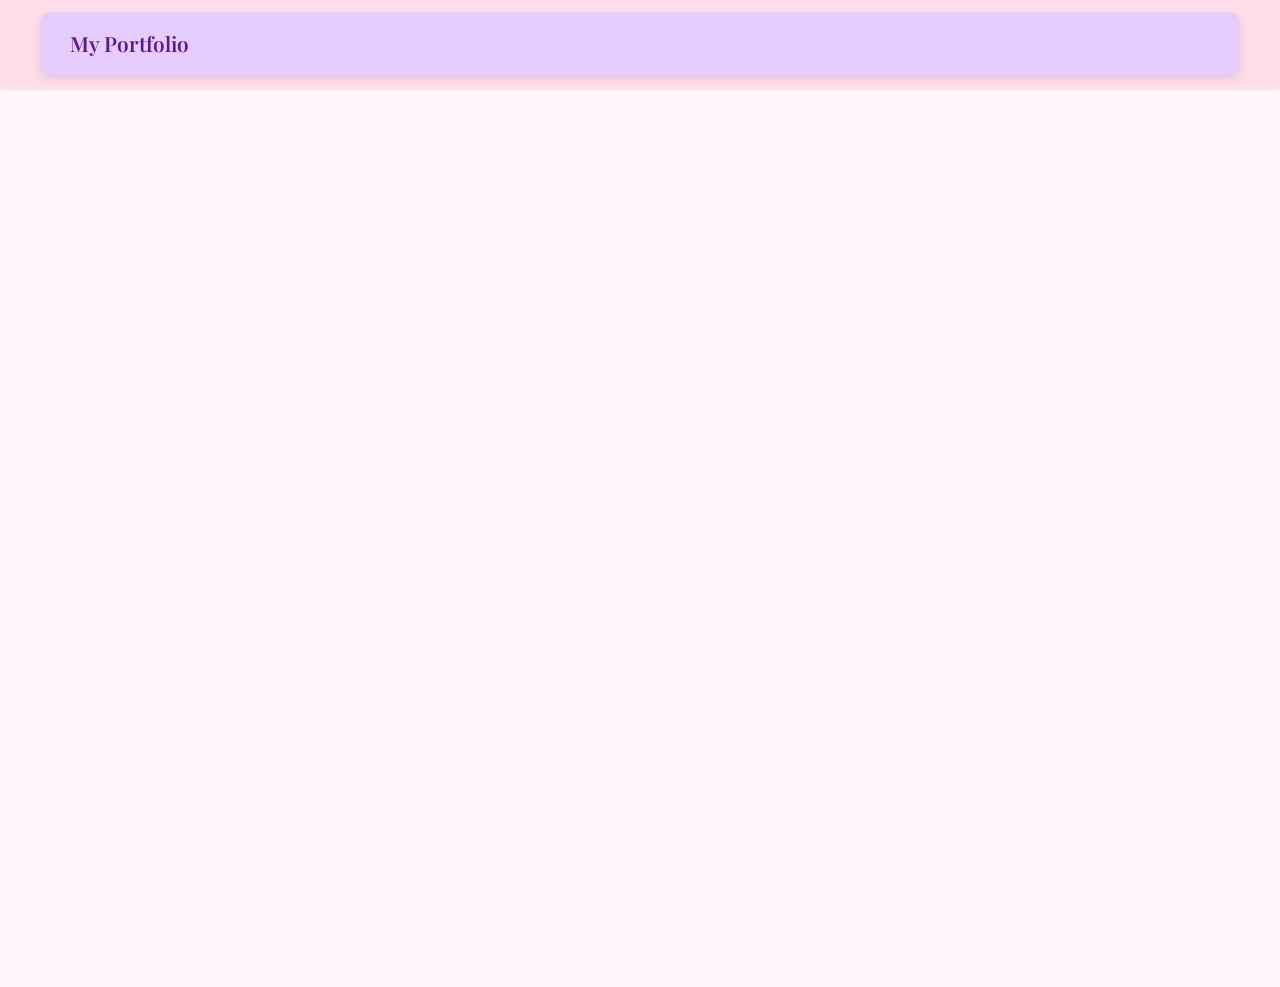
<file: index.html>
<!DOCTYPE html>
<html lang="en">
<head>
  <meta charset="UTF-8">
  <meta name="viewport" content="width=device-width, initial-scale=1.0">
  <title>My Portfolio</title>
  <link rel="stylesheet" href="style.css">
  <!-- Google Fonts -->
  <link href="https://fonts.googleapis.com/css2?family=Playfair+Display:wght@600&family=Poppins:wght@300;400;600&display=swap" rel="stylesheet">
</head>
<body>
  <!-- Navbar -->
  <header>
    <nav class="navbar">
      <div class="logo">My Portfolio</div>
      <ul class="nav-links">
        <li class="nav-item delay-1"><a href="index.html">Home</a></li>
        <li class="nav-item delay-2"><a href="aboutme.html">About Me</a></li>
        <li class="nav-item delay-3"><a href="education.html">Education</a></li>
        <li class="nav-item delay-4"><a href="skills.html" class="active">Skills</a></li>
        <li class="nav-item delay-5"><a href="contact.html">Contact Info</a></li>
        <li class="nav-item delay-6"><a href="project.html">Project</a></li>
      </ul>
    </nav>
  </header>

  <!-- Hero Section -->
  <section class="hero">
    <div class="hero-content">
      <!-- Left side: text -->
      <div class="hero-text">
        <h1 class="slide-in delay-1">WELCOME TO MY E-PORTFOLIO 🐱</h1>

        <p class="slide-in delay-2">
          This e-portfolio is a space where I share my academic journey, skills, and projects, 
          reflecting my growth as a learner and highlighting the knowledge and experiences I have gained.
        </p>

        <p class="slide-in delay-3">
          Thank you for taking the time to visit my portfolio — I invite you to explore and engage with my work. ✨
        </p>
      </div>

      <!-- Right side: image -->
      <div class="hero-image slide-in delay-4">
        <img src="pic.jpg" alt="My Portfolio Picture">
      </div>
    </div>
  </section>
</body>
</html>
</file>
<file: aboutme.html>
<!DOCTYPE html>
<html lang="en">
<head>
  <meta charset="UTF-8">
  <meta name="viewport" content="width=device-width, initial-scale=1.0">
  <title>About Me - My Portfolio</title>
  <link rel="stylesheet" href="style.css">
  <!-- Google Fonts -->
  <link href="https://fonts.googleapis.com/css2?family=Playfair+Display:wght@600&family=Poppins:wght@300;400;600&display=swap" rel="stylesheet">
</head>
<body>
  <!-- Navbar -->
  <header>
    <nav class="navbar">
      <div class="logo slide-in delay-1">🌸 My Portfolio</div>
      <ul class="nav-links">
        <li class="nav-item delay-2"><a href="index.html">Home</a></li>
        <li class="nav-item delay-3"><a href="aboutme.html" class="active">About Me</a></li>
        <li class="nav-item delay-4"><a href="education.html">Education</a></li>
        <li class="nav-item delay-5"><a href="project.html">Project</a></li>
        <li class="nav-item delay-6"><a href="skills.html">Skills</a></li>
        <li class="nav-item delay-7"><a href="contact.html">Contact Info</a></li>
      </ul>
    </nav>
  </header>

  <!-- About Hero -->
<section class="about-hero fade-section">
  <h1 class="slide-in delay-1">About Me 🌸</h1>
  <p class="slide-in delay-2">Discover more about my journey, hobbies, and passions.</p>
</section>

<!-- About Content -->
<section class="about-page fade-section">
  <div class="about-card">
    <!-- Profile Picture -->
    <div class="about-img slide-left delay-3">
      <img src="home_pic.jpg" alt="Rinchen Dema">
    </div>

    <!-- Text Content -->
    <div class="about-details">
      <h2 class="slide-right delay-4">Hello, I’m Rinchen Dema 👩‍🎓</h2>
      <p class="slide-right delay-5">
        I am from <strong>Zhemgang</strong> and currently pursuing my 
        <strong>Bachelor of Education (B.Ed.)</strong> at 
        <strong>Samtse College of Education</strong>, specializing in 
        <strong>Information Technology</strong>.
      </p>
      <p class="slide-right delay-6">
        I have a strong interest in <strong>technology</strong> and 
        enjoy learning new skills that allow me to grow and adapt in 
        this ever-changing digital world.
      </p>
      <p class="slide-right delay-7">
        Apart from academics, I love spending time on my hobbies, which include 
        <em>reading, journaling, singing, dancing, and drawing</em>. 
        These activities bring balance to my life and allow me to express creativity.
      </p>
      <p class="slide-right delay-8">
        This page represents a part of my <strong>learning journey</strong>.  
        I warmly welcome you to join me as I continue to grow, explore, and create. 
      </p>
    </div>
  </div>
</section>
</file>
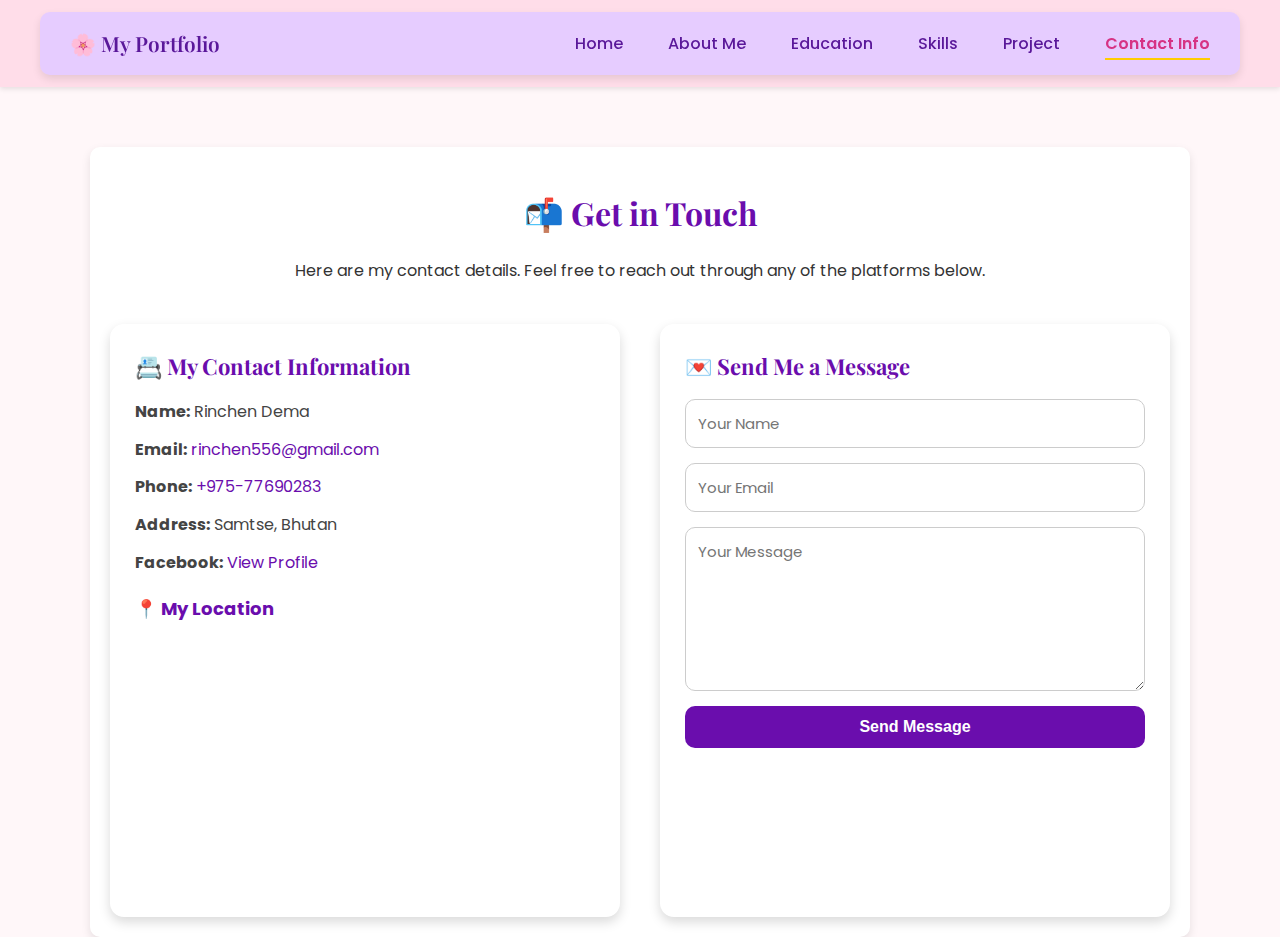
<file: contact.html>
<!DOCTYPE html>
<html lang="en">
<head>
  <meta charset="UTF-8">
  <meta name="viewport" content="width=device-width, initial-scale=1.0">
  <title>Contact Info - My Portfolio</title>
  <link rel="stylesheet" href="style.css">
  <link href="https://fonts.googleapis.com/css2?family=Playfair+Display:wght@600&family=Poppins:wght@300;400;600&display=swap" rel="stylesheet">
</head>
<body>
  <!-- Navbar -->
  <header>
    <nav class="navbar">
      <div class="logo">🌸 My Portfolio</div>
      <ul class="nav-links">
        <li><a href="index.html">Home</a></li>
        <li><a href="aboutme.html">About Me</a></li>
        <li><a href="education.html">Education</a></li>
        <li><a href="skills.html">Skills</a></li>
        <li><a href="project.html">Project</a></li>
        <li><a href="contact.html" class="active">Contact Info</a></li>
      </ul>
    </nav>
  </header>

  <!-- Contact Section -->
  <section class="page-section contact-page">
    <h1>📬 Get in Touch</h1>
    <p>Here are my contact details. Feel free to reach out through any of the platforms below.</p>

    <div class="contact-container">
      <!-- Contact Details -->
      <div class="contact-info fade-slide">
        <h2>📇 My Contact Information</h2>
        <ul>
          <li><strong>Name:</strong> Rinchen Dema</li>
          <li><strong>Email:</strong> <a href="mailto:rinchen556@gmail.com">rinchen556@gmail.com</a></li>
          <li><strong>Phone:</strong> <a href="tel:+97577690283">+975-77690283</a></li>
          <li><strong>Address:</strong> Samtse, Bhutan</li>
          <li><strong>Facebook:</strong> <a href="https://www.facebook.com/rinchen.dema.1042" target="_blank">View Profile</a></li>
        </ul>

        <!-- Google Maps Embed -->
        <div class="map-container">
          <h3>📍 My Location</h3>
          <iframe 
            src="https://www.google.com/maps/embed?pb=!1m18!1m12!1m3!1d28257.07890970928!2d89.611!3d27.472!2m3!1f0!2f0!3f0!3m2!1i1024!2i768!4f13.1!3m3!1m2!1s0x39e194d2d3f9a5c9%3A0x12345!2sThimphu%2C%20Bhutan!5e0!3m2!1sen!2sbt!4v1694388888888!5m2!1sen!2sbt" 
            width="100%" 
            height="250" 
            style="border:0;" 
            allowfullscreen 
            loading="lazy">
          </iframe>
        </div>
      </div>

      <!-- Contact Form -->
      <div class="contact-form fade-slide">
        <h2>💌 Send Me a Message</h2>
        <form>
          <input type="text" placeholder="Your Name" required>
          <input type="email" placeholder="Your Email" required>
          <textarea placeholder="Your Message" rows="6" required></textarea>
          <button type="submit">Send Message</button>
        </form>
      </div>
    </div>
  </section>

  <!-- Scroll animation -->
  <script>
    const fadeElements = document.querySelectorAll('.fade-slide');
    const observer = new IntersectionObserver((entries) => {
      entries.forEach(entry => {
        if (entry.isIntersecting) {
          entry.target.classList.add('visible');
        }
      });
    }, { threshold: 0.2 });

    fadeElements.forEach(el => observer.observe(el));
  </script>
</body>
</html>
</file>
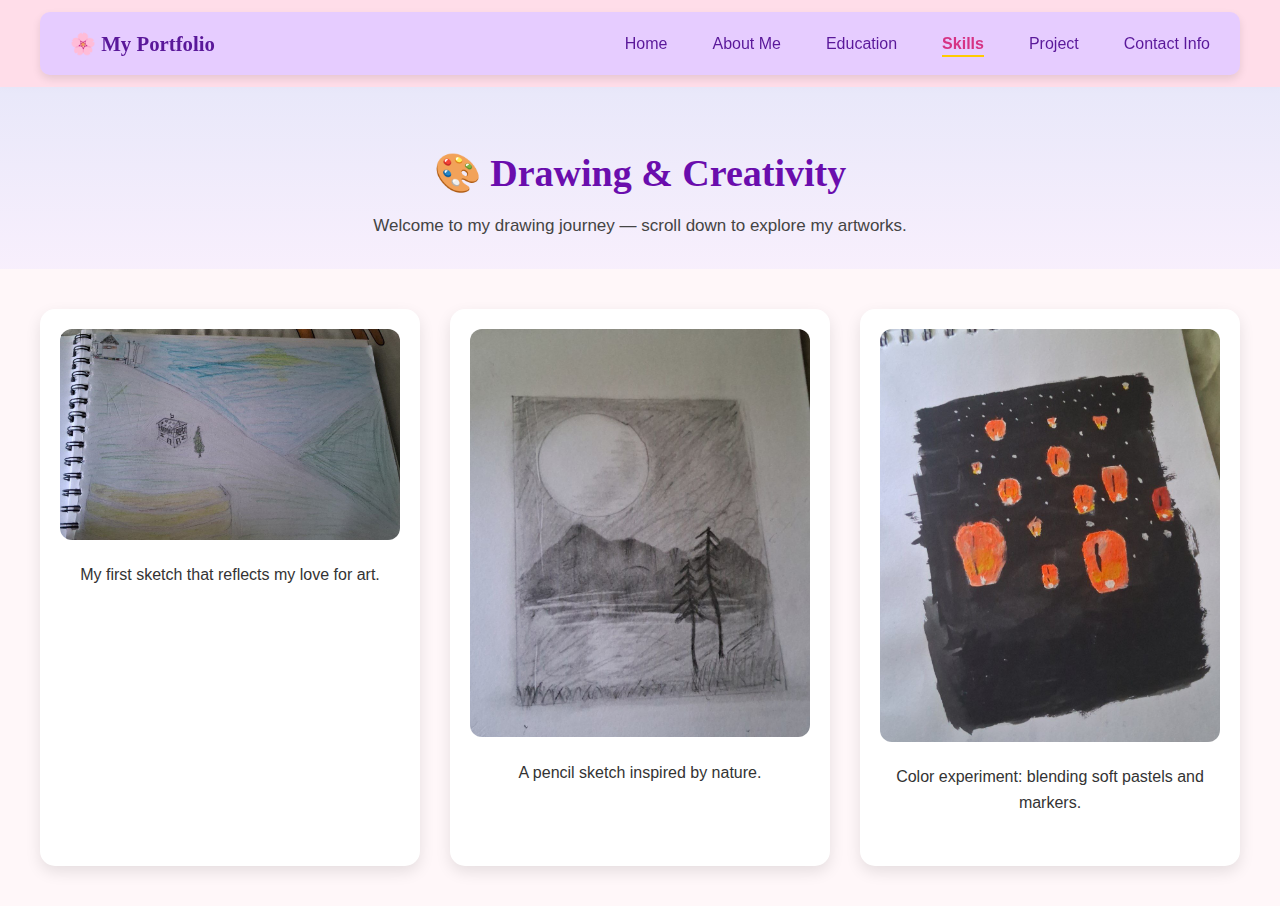
<file: drawing.html>
<!DOCTYPE html>
<html lang="en">
<head>
  <meta charset="UTF-8">
  <meta name="viewport" content="width=device-width, initial-scale=1.0">
  <title>Drawing Skill - My Portfolio</title>
  <link rel="stylesheet" href="style.css">
</head>
<body>
  <!-- Navbar -->
  <header>
    <nav class="navbar">
      <div class="logo">🌸 My Portfolio</div>
      <ul class="nav-links">
        <li><a href="index.html">Home</a></li>
        <li><a href="aboutme.html">About Me</a></li>
        <li><a href="education.html">Education</a></li>
        <li><a href="skills.html" class="active">Skills</a></li>
        <li><a href="project.html">Project</a></li>
        <li><a href="contact.html">Contact Info</a></li>
      </ul>
    </nav>
  </header>

  <!-- Hero Section -->
  <section class="skills-hero fade-in">
    <h1 class="slide-down">🎨 Drawing & Creativity</h1>
    <p class="fade-delay">Welcome to my drawing journey — scroll down to explore my artworks.</p>
  </section>

  <!-- Scrollable Gallery -->
  <section class="skill-detail">
    <div class="detail-item fade-slide">
      <img src="first drawing.jpg" alt="Drawing Sample 1">
      <p>My first sketch that reflects my love for art.</p>
    </div>

    <div class="detail-item fade-slide">
      <img src="nature.jpg" alt="Drawing Sample 2">
      <p>A pencil sketch inspired by nature.</p>
    </div>

    <div class="detail-item fade-slide">
      <img src="color.jpg" alt="Drawing Sample 3">
      <p>Color experiment: blending soft pastels and markers.</p>
    </div>
  </section>
</body>
</html>
</file>
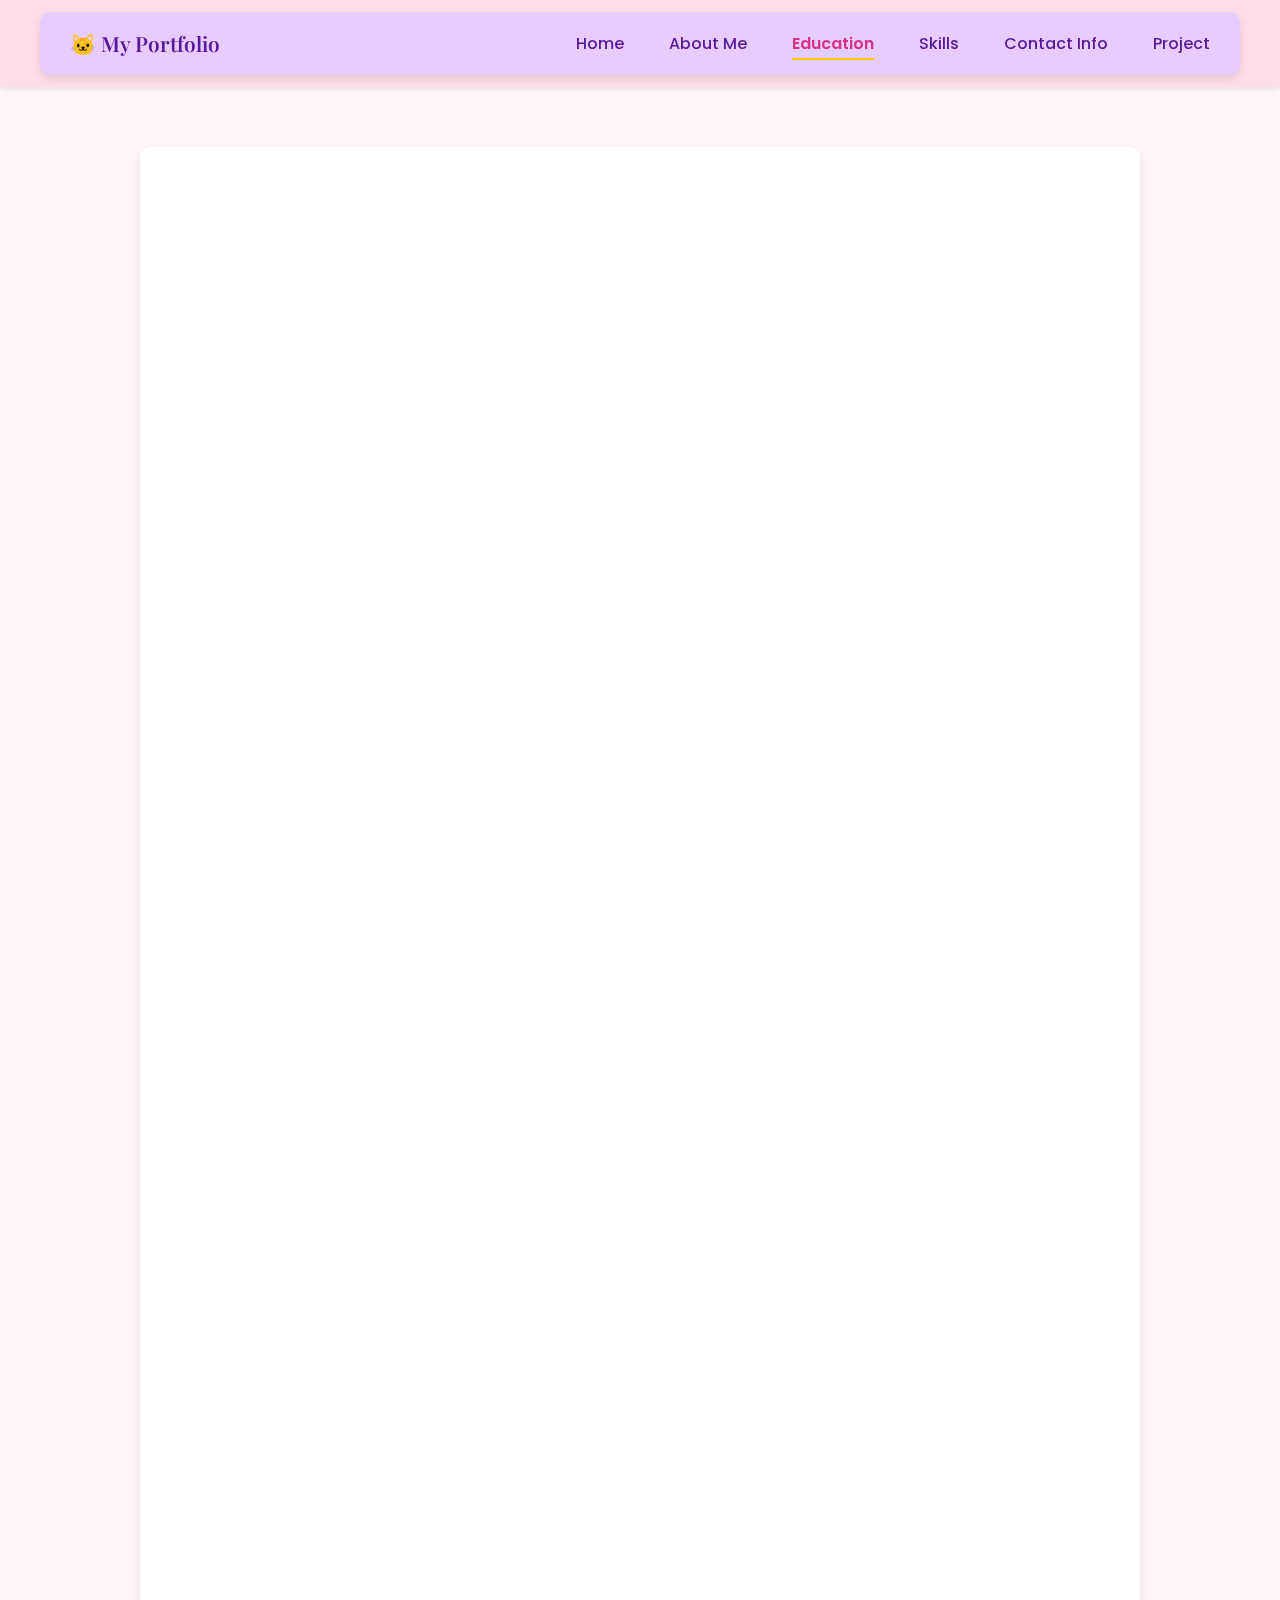
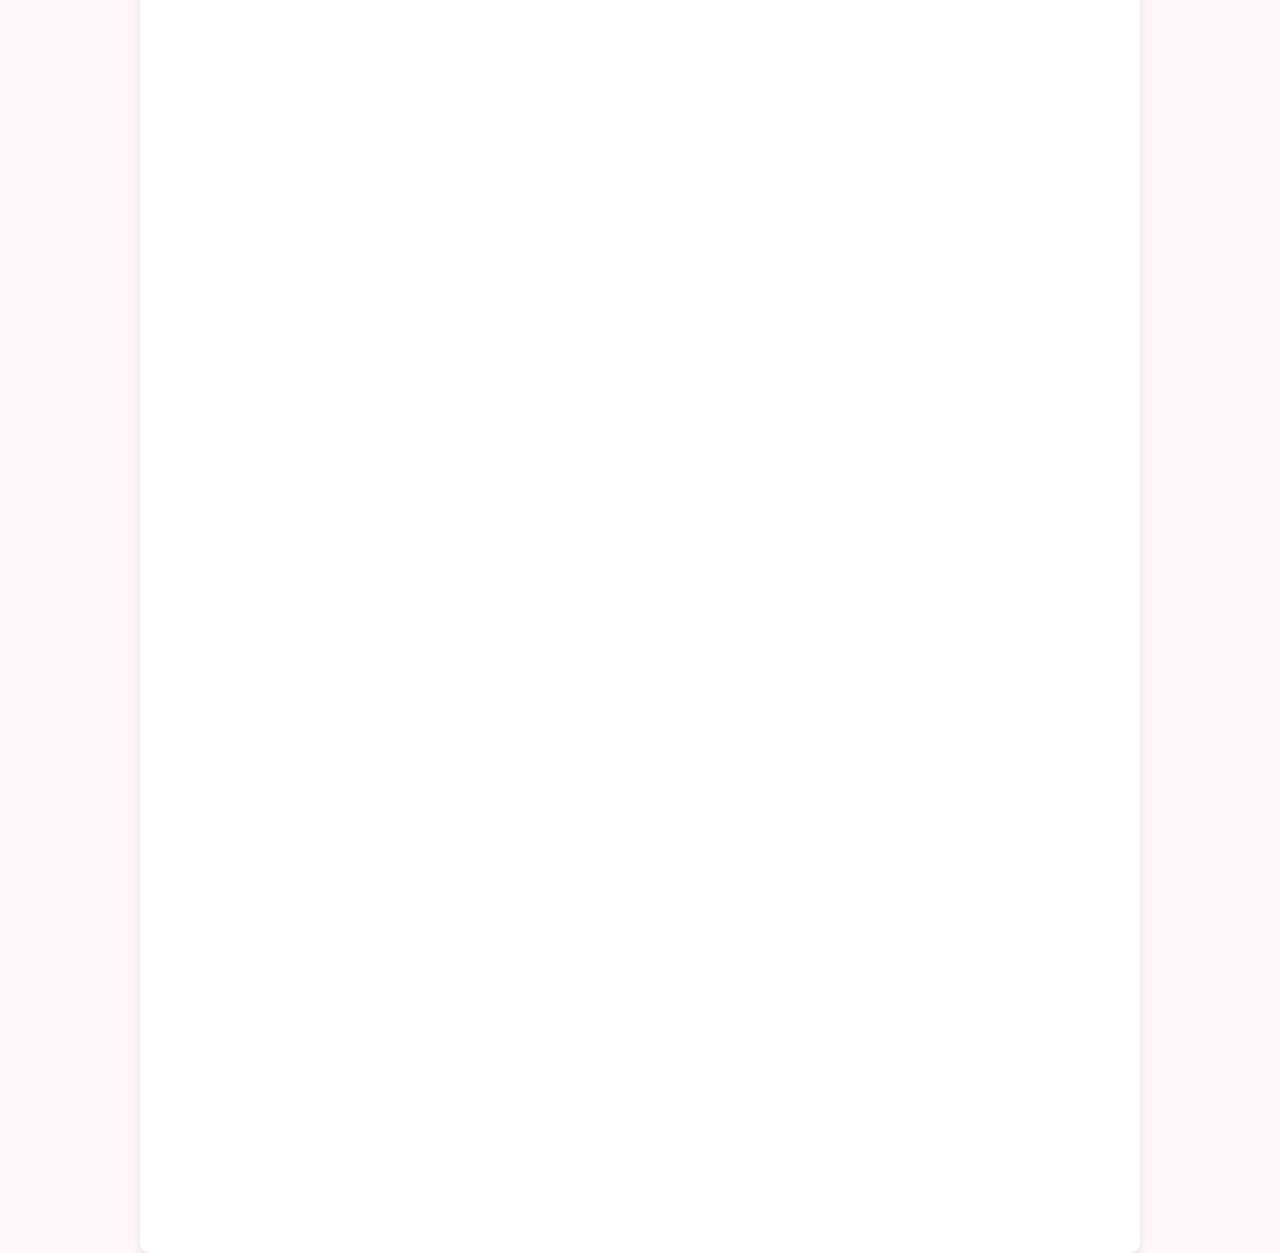
<file: education.html>
<!DOCTYPE html>
<html lang="en">
<head>
  <meta charset="UTF-8">
  <meta name="viewport" content="width=device-width, initial-scale=1.0">
  <title>Education - My Portfolio</title>
  <link rel="stylesheet" href="style.css">
  <link href="https://fonts.googleapis.com/css2?family=Playfair+Display:wght@600&family=Poppins:wght@300;400;600&display=swap" rel="stylesheet">
</head>
<body>
  <!-- Navbar -->
  <header>
    <nav class="navbar">
      <div class="logo">🐱 My Portfolio</div>
      <ul class="nav-links">
        <li><a href="index.html">Home</a></li>
        <li><a href="aboutme.html">About Me</a></li>
        <li><a href="education.html" class="active">Education</a></li>
        <li><a href="skills.html">Skills</a></li>
        <li><a href="contact.html">Contact Info</a></li>
        <li><a href="project.html">Project</a></li>
      </ul>
    </nav>
  </header>

  <!-- Education Section -->
  <section class="page-section education-page">
    <h1>📚 My Education</h1>
    <p>Here’s a timeline of my academic journey, along with memories and experiences.</p>

    <div class="edu-item">
      <img src="samtse college.webp" alt="College">
      <div class="edu-text">
        <h2>B.Ed in Secondary Education</h2>
        <p><strong>Samtse College of Education</strong> (2023–2027)</p>
        <p>I am currently pursuing my bachelor’s degree at Samtse College of Education, taking a course in IT. Since my childhood, becoming a teacher has always been my dream, and I feel blessed to have been enrolled in this esteemed college of teacher education. This journey has not only supported my personal growth but also shaped my professional career. Through the program, I have gained deep insights into pedagogy, ICT in teaching, and curriculum design. In the near future, I aspire to become an educator who empowers students to explore the digital world with safe ethics and practices.</p>
      </div>
    </div>

    <div class="edu-item">
      <img src="nangkor.jpg" alt="High School">
      <div class="edu-text">
        <h2>High School</h2>
        <p><strong>Nangkor Central School</strong> (2019–2022)</p>
        <p>I completed my high school education at Nangkor Central School, located in eastern Bhutan under Pemagatshel Dzongkhag. It is one of the renowned schools in the country, often ranking among the top ten in the BCSE results. The strong study culture there enabled many students, including myself, to achieve our goals for higher education. I feel fortunate to have studied under the inspiring teachers and good leadership of this school.</p>
      </div>
    </div>

    <div class="edu-item">
      <img src="shumar.webp" alt="Lower School">
      <div class="edu-text">
        <h2>Lower School</h2>
        <p><strong>Shumar Lower Secondary School</strong> (2017–2018)</p>
        <p>Before that, I attended Shumar Lower Secondary School, which was my first boarding school. It was there that I built the foundation of my education and learned many lessons that helped me personally and academically. Out of gratitude for my school, I served as a culture coordinator for one year, an experience that allowed me to develop leadership skills. This role not only shaped my mindset but also imparted important values to my life.</p>
      </div>
    </div>

    <div class="edu-item">
      <img src="shali pry.webp" alt="Primary School">
      <div class="edu-text">
        <h2>Primary School</h2>
        <p><strong>Shali Primary School</strong> (2010–2016)</p>
        <p>My education journey began in 2009, though I was officially enrolled in 2010. In 2009, as a four-year-old, I would accompany my father, who was a teacher, to school. I was too young to be enrolled then, but my love for learning had already begun. These schools nurtured me and laid the basic foundation of my educational journey. Looking back, those early days remain some of the most memorable and carefree moments of my life. Throughout school, I performed well academically and often topped my class. Beyond academics, I actively participated in cultural events, sports, and other activities. I also served as a house captain, which further enriched my school experience. These opportunities helped me learn new skills, gain knowledge, and guided me toward a better path in life.</p>
      </div>
    </div>
  </section>
</body>
</html>
</file>
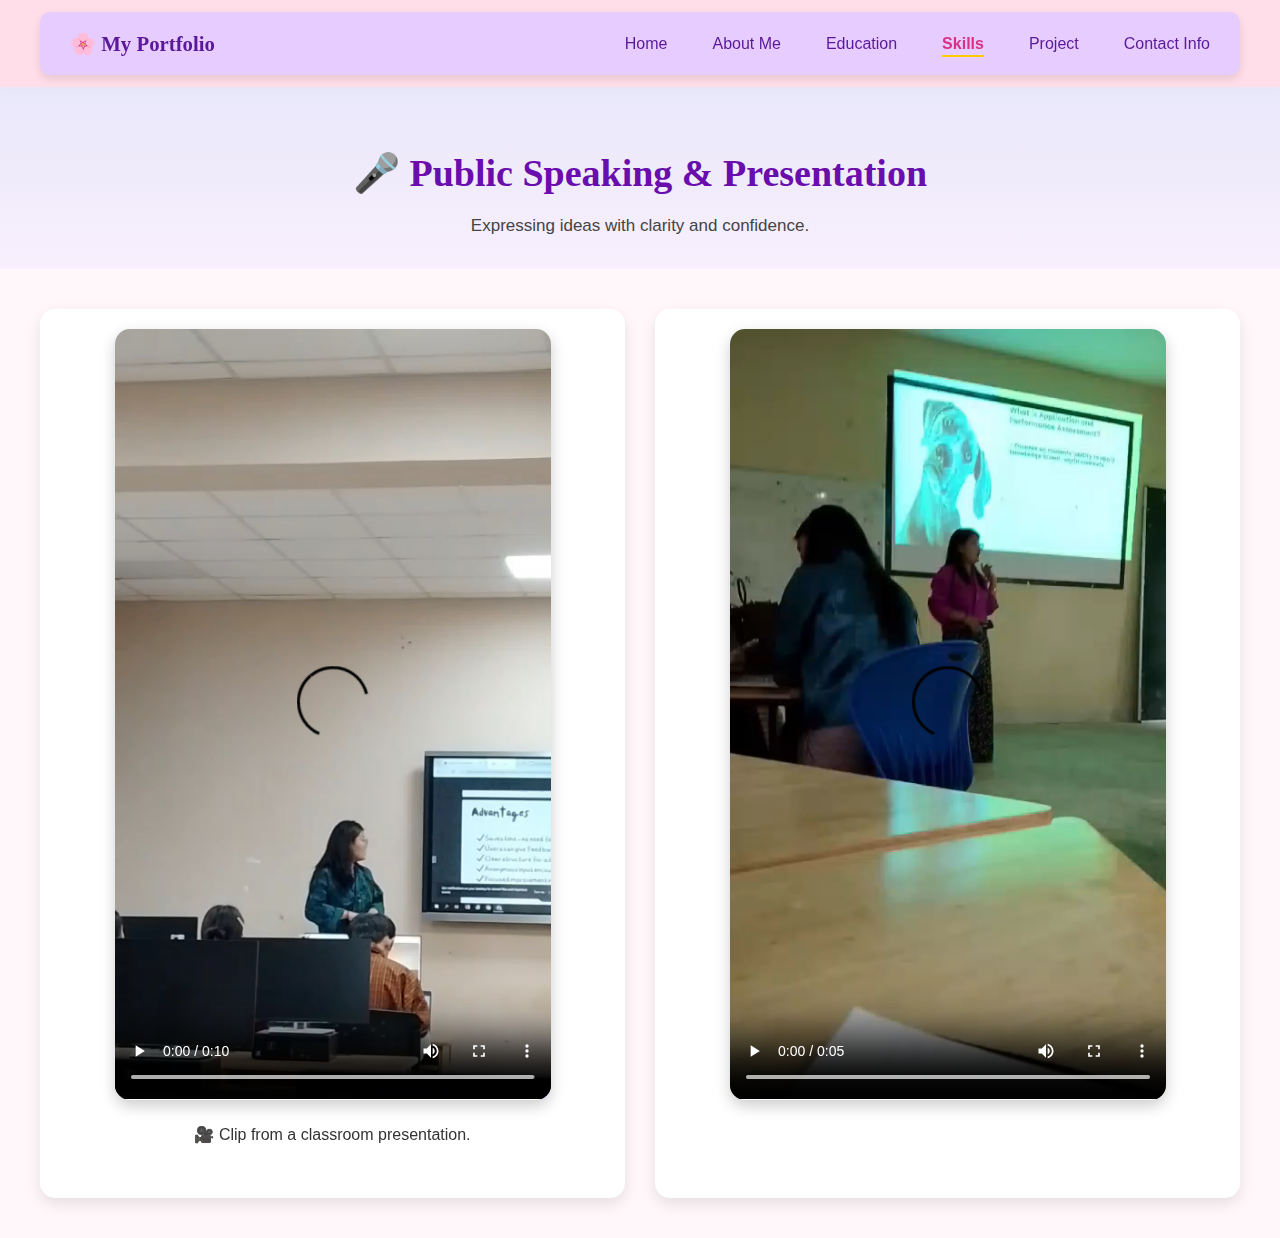
<file: presentation.html>
<!DOCTYPE html>
<html lang="en">
<head>
  <meta charset="UTF-8">
  <meta name="viewport" content="width=device-width, initial-scale=1.0">
  <title>Presentation - My Portfolio</title>
  <link rel="stylesheet" href="style.css">
</head>
<body>
  <!-- Navbar -->
  <header>
    <nav class="navbar">
      <div class="logo">🌸 My Portfolio</div>
      <ul class="nav-links">
        <li><a href="index.html">Home</a></li>
        <li><a href="aboutme.html">About Me</a></li>
        <li><a href="education.html">Education</a></li>
        <li><a href="skills.html" class="active">Skills</a></li>
        <li><a href="project.html">Project</a></li>
        <li><a href="contact.html">Contact Info</a></li>
      </ul>
    </nav>
  </header>

  <!-- Hero Section -->
  <section class="skills-hero fade-in">
    <h1 class="slide-down">🎤 Public Speaking & Presentation</h1>
    <p class="fade-delay">Expressing ideas with clarity and confidence.</p>
  </section>

  <!-- Videos Section -->
  <section class="skill-detail">
    <div class="detail-item fade-slide">
      <video controls>
        <source src="videp.mp4" type="video/mp4">
        Your browser does not support the video tag.
      </video>
      <p>🎥 Clip from a classroom presentation.</p>
    </div>

    <div class="detail-item fade-slide">
      <video controls>
        <source src="pre.mp4" type="video/mp4">
        Your browser does not support the video tag.
      <
</file>
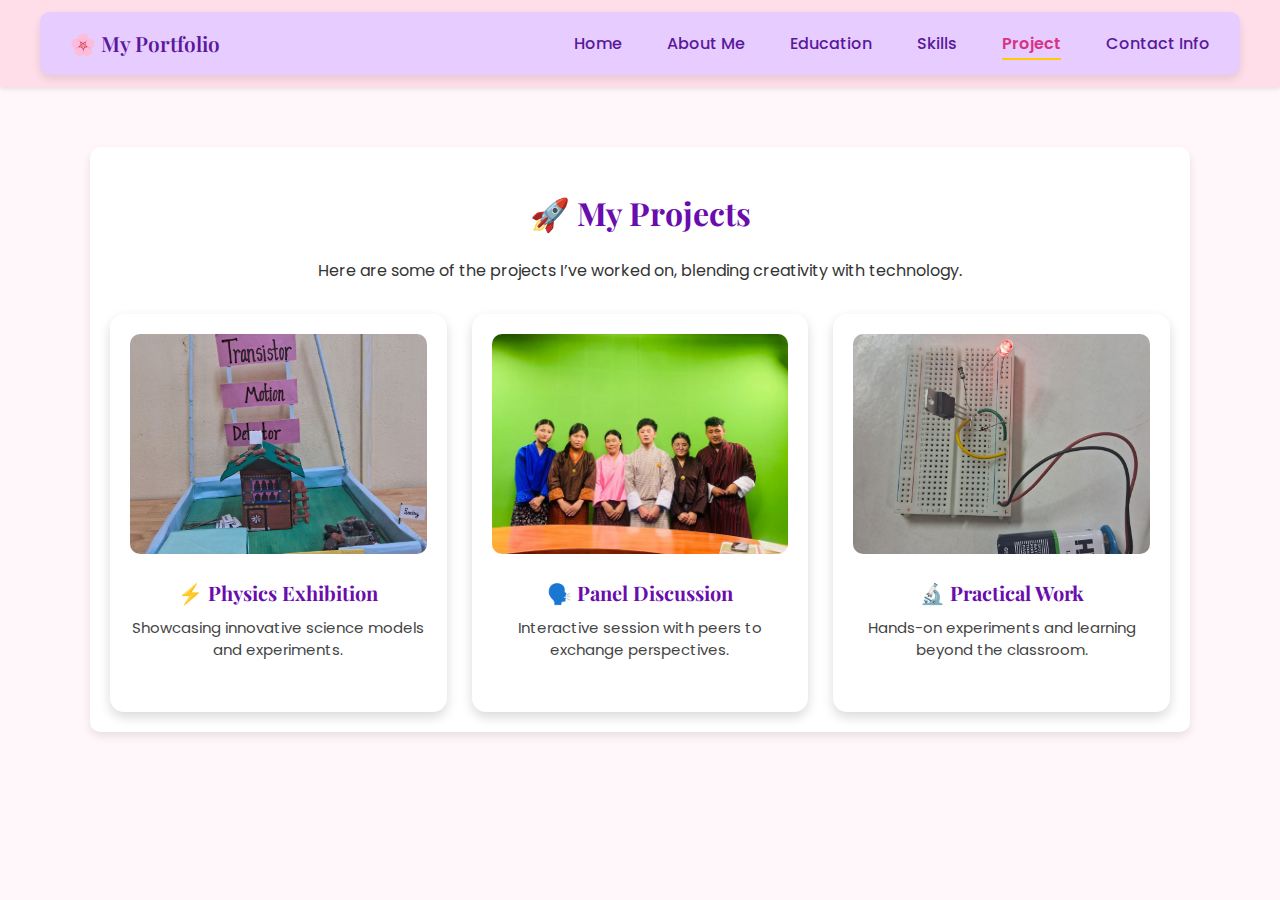
<file: project.html>
<!DOCTYPE html>
<html lang="en">
<head>
  <meta charset="UTF-8">
  <meta name="viewport" content="width=device-width, initial-scale=1.0">
  <title>Projects - My Portfolio</title>
  <link rel="stylesheet" href="style.css">
  <link href="https://fonts.googleapis.com/css2?family=Playfair+Display:wght@600&family=Poppins:wght@300;400;600&display=swap" rel="stylesheet">
</head>
<body>
  <!-- Navbar -->
  <header>
    <nav class="navbar">
      <div class="logo">🌸 My Portfolio</div>
      <ul class="nav-links">
        <li><a href="index.html">Home</a></li>
        <li><a href="aboutme.html">About Me</a></li>
        <li><a href="education.html">Education</a></li>
        <li><a href="skills.html">Skills</a></li>
        <li><a href="project.html" class="active">Project</a></li>
        <li><a href="contact.html">Contact Info</a></li>
      </ul>
    </nav>
  </header>

  <!-- Projects Section -->
  <section class="page-section projects-page">
    <h1>🚀 My Projects</h1>
    <p>Here are some of the projects I’ve worked on, blending creativity with technology.</p>

    <div class="projects-grid">
      <!-- Project 1 -->
      <div class="project-card fade-slide">
        <img src="phy.jpg" alt="Physics Exhibition">
        <h2>⚡ Physics Exhibition</h2>
        <p>Showcasing innovative science models and experiments.</p>
      </div>

      <!-- Project 2 -->
      <div class="project-card fade-slide">
        <img src="p.jpg" alt="Panel Discussion">
        <h2>🗣️ Panel Discussion</h2>
        <p>Interactive session with peers to exchange perspectives.</p>
      </div>

      <!-- Project 3 -->
      <div class="project-card fade-slide">
        <img src="practical.jpg" alt="Practical Work">
        <h2>🔬 Practical Work</h2>
        <p>Hands-on experiments and learning beyond the classroom.</p>
      </div>
    </div>
  </section>

  <!-- JavaScript for scroll animation -->
  <script>
    const fadeElements = document.querySelectorAll('.fade-slide');
    const observer = new IntersectionObserver((entries) => {
      entries.forEach(entry => {
        if (entry.isIntersecting) {
          entry.target.classList.add('visible');
        }
      });
    }, { threshold: 0.2 });

    fadeElements.forEach(el => observer.observe(el));
  </script>
</body>
</html>
</file>
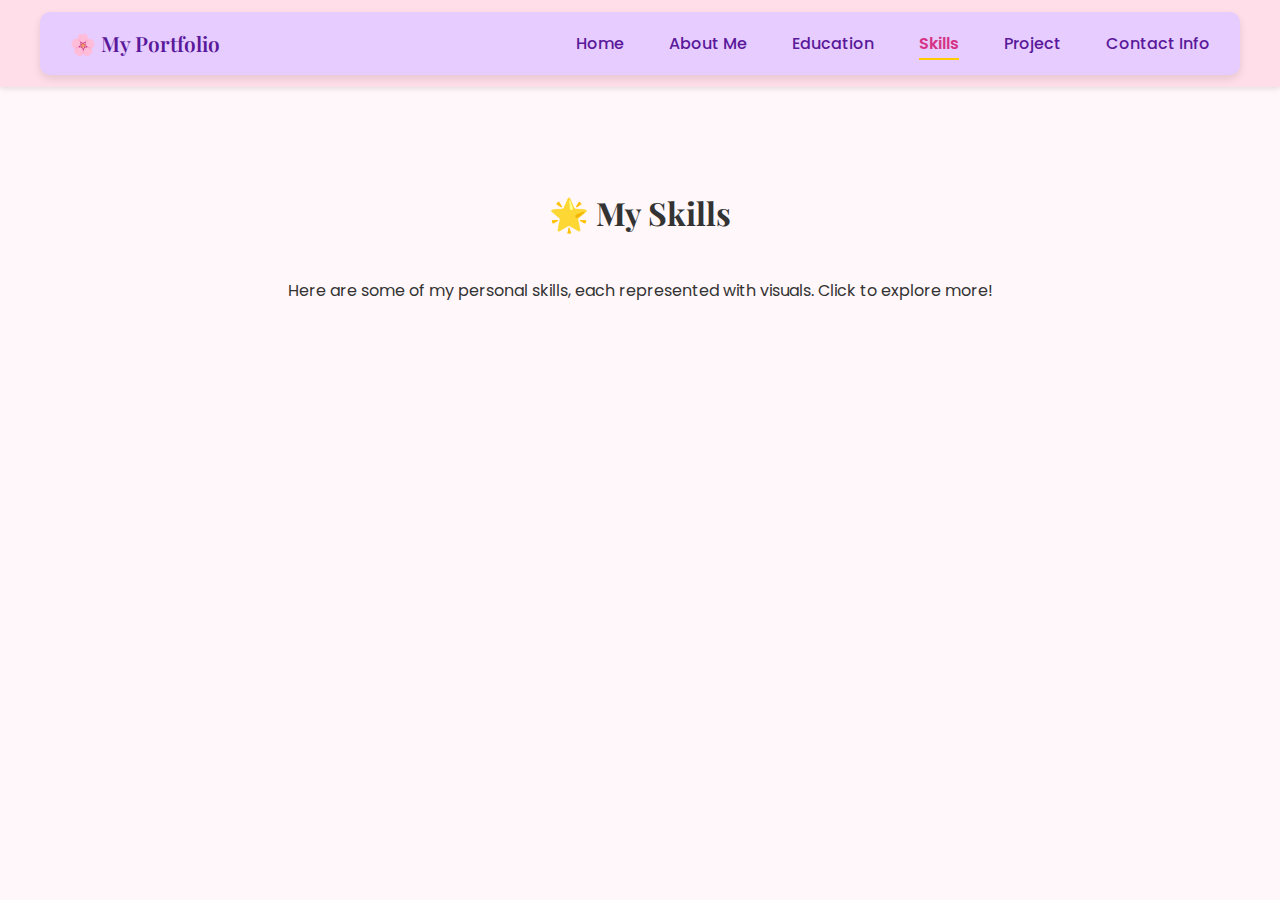
<file: skills.html>
<!DOCTYPE html>
<html lang="en">
<head>
  <meta charset="UTF-8">
  <meta name="viewport" content="width=device-width, initial-scale=1.0">
  <title>My Skills - Portfolio</title>
  <link rel="stylesheet" href="style.css">
  <!-- Google Fonts -->
  <link href="https://fonts.googleapis.com/css2?family=Playfair+Display:wght@600&family=Poppins:wght@300;400;600&display=swap" rel="stylesheet">
</head>
<body>
  <!-- Navbar -->
  <header>
    <nav class="navbar">
      <div class="logo">🌸 My Portfolio</div>
      <ul class="nav-links">
        <li><a href="index.html">Home</a></li>
        <li><a href="aboutme.html">About Me</a></li>
        <li><a href="education.html">Education</a></li>
        <li><a href="skills.html" class="active">Skills</a></li>
        <li><a href="project.html">Project</a></li>
        <li><a href="contact.html">Contact Info</a></li>
      </ul>
    </nav>
  </header>

  <!-- Skills Section -->
  <section class="skills-page">
    <h1>🌟 My Skills</h1>
    <p>Here are some of my personal skills, each represented with visuals. Click to explore more!</p>

    <div class="skills-grid">
      <a href="drawing.html" class="skill-card">
        <img src="dra.jpg" alt="Drawing">
        <h3>🎨 Sketch</h3>
      </a>

      <a href="team work.html" class="skill-card">
        <img src="teamw.jpg" alt="Teamwork">
        <h3>🤝 Collaboration</h3>
      </a>

      <a href="presentation.html" class="skill-card">
        <img src="presentation.jpg" alt="Presentation">
        <h3>🎤 Communication</h3>
      </a>

      <a href="culture.html" class="skill-card">
        <img src="dancing.jpg" alt="Culture">
        <h3>🎶 Singing & Dancing</h3>
      </a>

      </a>
    </div>
  </section>
</body>
</html>
</file>
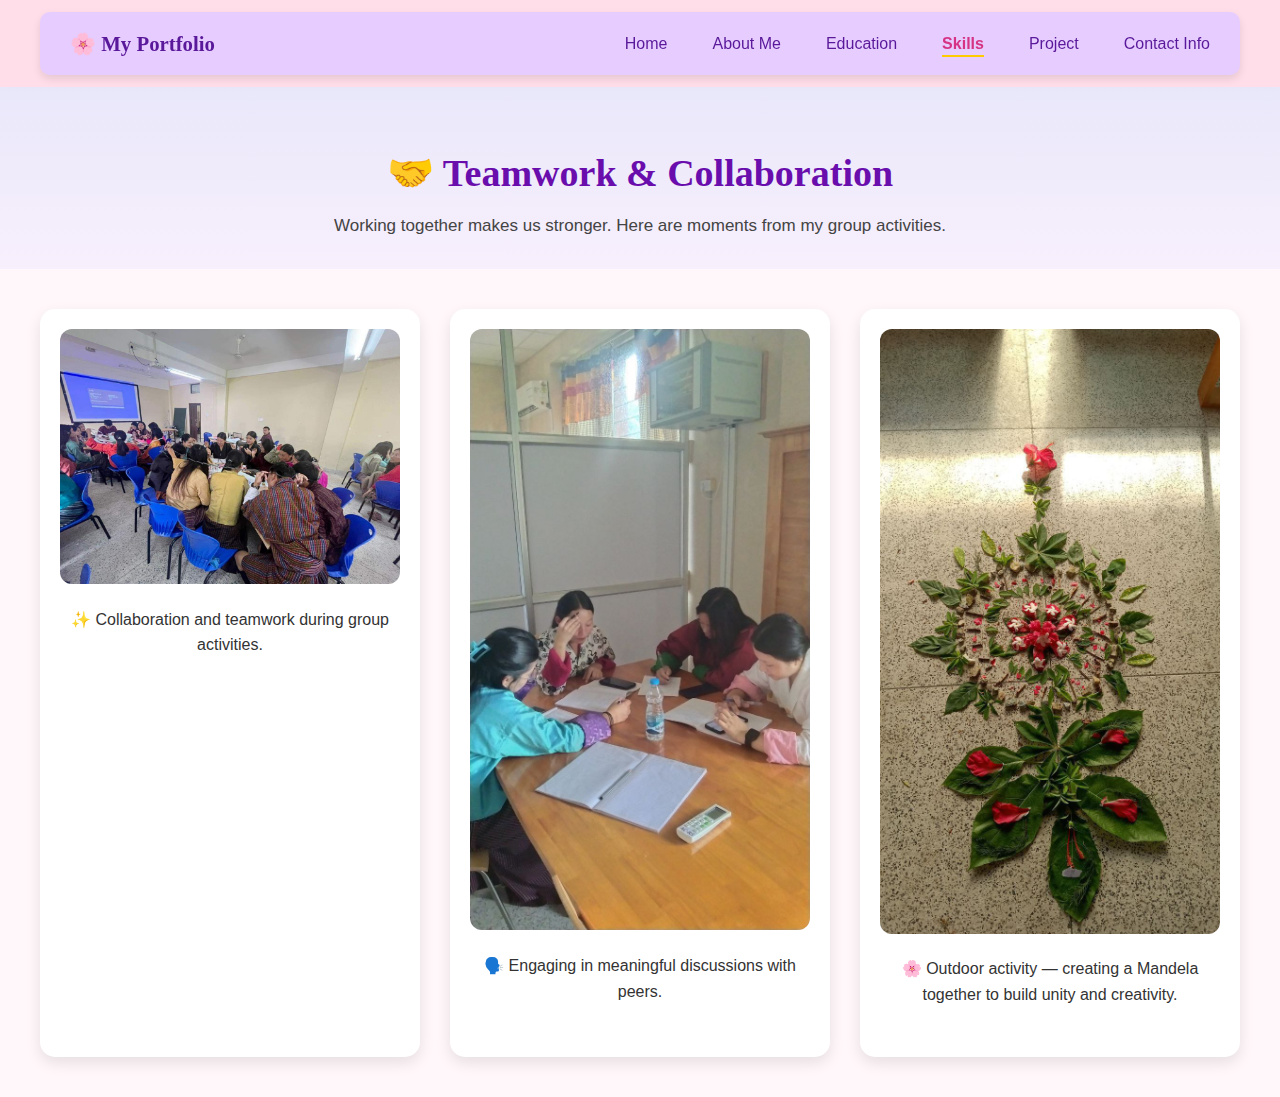
<file: team work.html>
<!DOCTYPE html>
<html lang="en">
<head>
  <meta charset="UTF-8">
  <meta name="viewport" content="width=device-width, initial-scale=1.0">
  <title>Teamwork - My Portfolio</title>
  <link rel="stylesheet" href="style.css">
</head>
<body>
  <!-- Navbar -->
  <header>
    <nav class="navbar">
      <div class="logo">🌸 My Portfolio</div>
      <ul class="nav-links">
        <li><a href="index.html">Home</a></li>
        <li><a href="aboutme.html">About Me</a></li>
        <li><a href="education.html">Education</a></li>
        <li><a href="skills.html" class="active">Skills</a></li>
        <li><a href="project.html">Project</a></li>
        <li><a href="contact.html">Contact Info</a></li>
      </ul>
    </nav>
  </header>

  <!-- Hero Section -->
  <section class="skills-hero fade-in">
    <h1>🤝 Teamwork & Collaboration</h1>
    <p>Working together makes us stronger. Here are moments from my group activities.</p>
  </section>

  <!-- Gallery -->
  <section class="skill-detail">
    <div class="detail-item fade-slide">
      <img src="group.jpg" alt="Teamwork">
      <p>✨ Collaboration and teamwork during group activities.</p>
    </div>

    <div class="detail-item fade-slide">
      <img src="discussion.jpg" alt="Discussion">
      <p>🗣️ Engaging in meaningful discussions with peers.</p>
    </div>

    <div class="detail-item fade-slide">
      <img src="mandela.jpg" alt="Mandela activity">
      <p>🌸 Outdoor activity — creating a Mandela together to build unity and creativity.</p>
    </div>
  </section>
</body>
</html>
</file>
<file: style.css>
/* Reset */
* {
  margin: 0;
  padding: 0;
  box-sizing: border-box;
}

/* Body */
body {
  font-family: 'Poppins', sans-serif;
  background-color: #9d4edd; /* light purple */
  color: #b948cf;
  line-height: 1.6;
}

/* Navbar */

.navbar {
  display: flex;
  justify-content: space-between;
  align-items: center;
  padding: 20px 50px;
  background: #c77dff;
  box-shadow: 0px 2px 5px rgba (290, 43%, 36%, 0.1);
  position: sticky;
  top: 0;
  z-index: 1000;
}

.logo {
  font-size: 22px;
  font-weight: 600;
  color: #6a0dad; /* purple tone */
  font-family: 'Playfair Display', serif;
}

.nav-links {
  list-style: none;
  display: flex;
}

.nav-links li {
  margin-left: 25px;
}

.nav-links a {
  text-decoration: none;
  color: purple;
  font-size: 16px;
  font-weight: 500;
  transition: color 0.3s ease;
}

.nav-links a:hover {
  color: #6a0dad;
}

/* Hero Section */
.hero {
  display: flex;
  justify-content: center;
  align-items: center;
  padding: 70px 10%;
  min-height: 90vh;
}

.hero-content {
  display: flex;
  align-items: center;
  gap: 60px;
  max-width: 1200px;
}

.hero-text {
  flex: 1;
}

.hero-text h1 {
  font-size: 45px;
  margin-bottom: 20px;
  color: #6a0dad;
  font-family: 'Playfair Display', serif;
  line-height: 1.3;
}

.hero-text p {
  font-size: 18px;
  font-weight: 300;
  color: #444;
  max-width: 500px;
}

/* Hero Image */
.hero-image img {
  width: 320px;
  height: 320px;
  border-radius: 50%;
  object-fit: cover;
  box-shadow: 0px 6px 12px rgba(0,0,0,0.2);
}

/* Responsive */
@media (max-width: 900px) {
  .hero-content {
    flex-direction: column;
    text-align: center;
  }

  .hero-text h1 {
    font-size: 35px;
  }

  .hero-text p {
    font-size: 16px;
  }

  .hero-image img {
    width: 250px;
    height: 250px;
  }
}




/* Reusable page sections */
.page-section {
  max-width: 900px;
  margin: 60px auto;
  padding: 20px;
  background: white;
  border-radius: 10px;
  box-shadow: 0px 4px 10px rgba(0,0,0,0.1);
}

.page-section h1 {
  font-family: 'Playfair Display', serif;
  font-size: 32px;
  margin-bottom: 20px;
  color: #6a0dad;
}

/* Active Navbar Link */
.nav-links a.active {
  color: #6a0dad;
  font-weight: 600;
  border-bottom: 2px solid #6a0dad;
  padding-bottom: 3px;
}

/* Education Page Layout */
.education-page {
  max-width: 1000px;
  margin: 60px auto;
  padding: 20px;
  overflow-y: auto;
}

.edu-item {
  display: flex;
  align-items: center;
  gap: 25px;
  margin-bottom: 40px;
  background: #f9f9ff;
  padding: 20px;
  border-radius: 12px;
  box-shadow: 0px 4px 10px rgba(0,0,0,0.1);
}

.edu-item img {
  width: 220px;
  height: 160px;
  object-fit: cover;
  border-radius: 10px;
  box-shadow: 0px 3px 6px rgba(0,0,0,0.15);
}

.edu-text h2 {
  font-size: 22px;
  font-family: 'Playfair Display', serif;
  color: #6a0dad;
  margin-bottom: 8px;
}

.edu-text p {
  font-size: 16px;
  color: #444;
  margin-bottom: 5px;
}

/* Responsive */
@media (max-width: 768px) {
  .edu-item {
    flex-direction: column;
    text-align: center;
  }

  .edu-item img {
    width: 100%;
    height: auto;
  }
}



/* Projects Page */
.projects-page {
  max-width: 1100px;
  margin: 60px auto;
  padding: 20px;
  text-align: center;
}

.projects-grid {
  display: grid;
  grid-template-columns: repeat(auto-fit, minmax(320px, 1fr));
  gap: 25px;
  margin-top: 30px;
}

.project-card {
  background: #fff;
  border-radius: 14px;
  padding: 20px;
  box-shadow: 0px 5px 12px rgba(0,0,0,0.15);
  transition: transform 0.3s ease, box-shadow 0.3s ease;
}

.project-card:hover {
  transform: translateY(-8px);
  box-shadow: 0px 8px 18px rgba(0,0,0,0.2);
}

.project-card img,
.project-card video {
  width: 100%;
  height: 220px;
  object-fit: cover;
  border-radius: 10px;
  margin-bottom: 15px;
}

.project-card h2 {
  font-size: 20px;
  color: #6a0dad;
  margin-bottom: 8px;
  font-family: 'Playfair Display', serif;
}

.project-card p {
  font-size: 15px;
  color: #444;
  line-height: 1.5;
}

/* Responsive */
@media (max-width: 768px) {
  .project-card img,
  .project-card video {
    height: auto;
  }
}


/* Contact Page */
.contact-page {
  max-width: 1100px;
  margin: 60px auto;
  padding: 20px;
  text-align: center;
}

.contact-container {
  display: flex;
  justify-content: space-between;
  gap: 40px;
  margin-top: 40px;
  flex-wrap: wrap;
}

.contact-info, .contact-form {
  flex: 1;
  min-width: 300px;
  background: #fff;
  padding: 25px;
  border-radius: 14px;
  box-shadow: 0px 5px 12px rgba(0,0,0,0.15);
  text-align: left;
}

.contact-info h2,
.contact-form h2 {
  font-size: 22px;
  color: #6a0dad;
  margin-bottom: 15px;
  font-family: 'Playfair Display', serif;
}

.contact-info ul {
  list-style: none;
}

.contact-info li {
  font-size: 16px;
  margin-bottom: 12px;
  color: #444;
}

.contact-info a {
  color: #6a0dad;
  text-decoration: none;
}

.contact-info a:hover {
  text-decoration: underline;
}

/* Contact Form */
.contact-form form {
  display: flex;
  flex-direction: column;
  gap: 15px;
}

.contact-form input,
.contact-form textarea {
  padding: 12px;
  border: 1px solid #ccc;
  border-radius: 10px;
  font-size: 15px;
  font-family: 'Poppins', sans-serif;
}

.contact-form button {
  padding: 12px;
  border: none;
  border-radius: 10px;
  background-color: #6a0dad;
  color: white;
  font-size: 16px;
  font-weight: 600;
  cursor: pointer;
  transition: background 0.3s ease;
}

.contact-form button:hover {
  background-color: #580a9c;
}

/* Responsive */
@media (max-width: 900px) {
  .contact-container {
    flex-direction: column;
  }
}

/* Map Styling */
.map-container {
  margin-top: 20px;
}

.map-container h3 {
  font-size: 18px;
  margin-bottom: 10px;
  color: #6a0dad;
  font-family: 'Poppins', sans-serif;
}

/* Skills Hero */
.skills-hero {
  background: #e6e6fa; /* light purple */
  text-align: center;
  padding: 80px 20px;
}

.skills-hero h1 {
  font-size: 40px;
  font-family: 'Playfair Display', serif;
  color: #6a0dad;
  margin-bottom: 15px;
}

.skills-hero p {
  font-size: 18px;
  font-family: 'Poppins', sans-serif;
  color: #444;
}

/* Skills Page */
.skills-page {
  max-width: 1000px;
  margin: 50px auto;
  padding: 20px;
  font-family: 'Poppins', sans-serif;
}

.skills-category {
  margin-bottom: 40px;
}

.skills-category h2 {
  font-size: 28px;
  margin-bottom: 20px;
  color: #6a0dad;
  font-family: 'Playfair Display', serif;
}

/* Technical Skills Progress Bars */
.skill {
  margin-bottom: 15px;
}

.skill span {
  font-size: 16px;
  font-weight: 600;
  color: #333;
}

.progress {
  background: #f0f0f0;
  border-radius: 10px;
  height: 15px;
  margin-top: 8px;
  overflow: hidden;
}

.progress-bar {
  height: 100%;
  background: linear-gradient(90deg, #c77dff, #9d4edd);
  border-radius: 10px;
}

/* Soft Skills Badges */
.skill-badges {
  display: flex;
  flex-wrap: wrap;
  gap: 12px;
}

.badge {
  background: #f3e8ff;
  color: #6a0dad;
  font-weight: 500;
  padding: 10px 16px;
  border-radius: 25px;
  font-size: 15px;
  box-shadow: 0px 4px 10px rgba(0,0,0,0.1);
}

/* Cat Sticker */
.cat-sticker-page {
  display: block;
  margin: 40px auto 0;
  width: 120px;
  opacity: 0.9;
}

/* Skills Page */
.skills-hero {
  text-align: center;
  padding: 60px 20px;
  background: #e6e6fa;
  font-family: 'Playfair Display', serif;
}

.skills-hero h1 {
  font-size: 36px;
  color: #6a0dad;
  margin-bottom: 10px;
}

.skills-hero p {
  font-size: 18px;
  color: #555;
}

.skills-page {
  display: flex;
  flex-direction: column;
  align-items: center;
  padding: 60px 10%;
  gap: 40px;
}

.skills-card {
  background: #fff;
  border-radius: 15px;
  padding: 30px;
  box-shadow: 0 4px 12px rgba(0,0,0,0.1);
  display: flex;
  align-items: flex-start;
  gap: 20px;
  width: 100%;
  max-width: 1000px;
}

.skills-img {
  width: 120px;
  height: 120px;
  object-fit: contain;
}

.skills-category h2 {
  font-size: 24px;
  color: #6a0dad;
  margin-bottom: 20px;
}

.skill {
  margin-bottom: 15px;
}

.skill span {
  display: block;
  font-weight: 500;
  margin-bottom: 5px;
}

.progress {
  background: #eee;
  border-radius: 8px;
  overflow: hidden;
  height: 10px;
}

.progress-bar {
  background: #6a0dad;
  height: 100%;
  border-radius: 8px;
}

.skill-badges {
  display: flex;
  flex-wrap: wrap;
  gap: 10px;
}

.badge {
  background: #f3e8ff;
  padding: 8px 14px;
  border-radius: 20px;
  font-size: 14px;
  color: #333;
  font-weight: 500;
  box-shadow: 0 2px 5px rgba(0,0,0,0.1);
}


/* About Page Hero */
.about-hero {
  background: #e6e6fa; /* light purple */
  text-align: center;
  padding: 80px 20px;
}

.about-hero h1 {
  font-size: 40px;
  font-family: 'Playfair Display', serif;
  color: #6a0dad;
  margin-bottom: 15px;
}

.about-hero p {
  font-size: 18px;
  font-family: 'Poppins', sans-serif;
  color: #444;
}

/* About Page Content */
.about-page {
  position: relative;
  max-width: 1100px;
  margin: 60px auto;
  padding: 20px;
}

.about-card {
  display: flex;
  gap: 40px;
  align-items: center;
  background: #fff;
  padding: 40px;
  border-radius: 20px;
  box-shadow: 0px 6px 15px rgba(0,0,0,0.15);
  flex-wrap: wrap;
}

.about-img img {
  width: 280px;
  height: 280px;
  border-radius: 50%;
  object-fit: cover;
  box-shadow: 0px 5px 10px rgba(0,0,0,0.2);
}

.about-details {
  flex: 1;
}

.about-details h2 {
  font-size: 28px;
  color: #6a0dad;
  font-family: 'Playfair Display', serif;
  margin-bottom: 20px;
}

.about-details p {
  font-size: 16px;
  color: #333;
  margin-bottom: 15px;
  line-height: 1.7;
  font-family: 'Poppins', sans-serif;
}

/* Decorative Cat Sticker */
.cat-sticker-page {
  position: absolute;
  bottom: -30px;
  right: -20px;
  width: 120px;
  transform: rotate(8deg);
  opacity: 0.9;
}

/* Responsive */
@media (max-width: 900px) {
  .about-card {
    flex-direction: column;
    text-align: center;
  }

  .about-img img {
    width: 220px;
    height: 220px;
  }
}

/* Skills Hero */
.skills-hero {
  text-align: center;
  padding: 60px 20px;
  background: #e6e6fa;
  font-family: 'Playfair Display', serif;
}

.skills-hero h1 {
  font-size: 36px;
  color: #6a0dad;
  margin-bottom: 10px;
}

.skills-hero p {
  font-size: 18px;
  color: #555;
}

/* Skills Gallery */
.skills-gallery {
  display: grid;
  grid-template-columns: repeat(auto-fit, minmax(220px, 1fr));
  gap: 25px;
  padding: 60px 10%;
}

.gallery-item {
  background: #fff;
  border-radius: 12px;
  overflow: hidden;
  text-align: center;
  box-shadow: 0 4px 10px rgba(0,0,0,0.1);
  transition: transform 0.3s ease;
}

.gallery-item:hover {
  transform: translateY(-8px);
}

.gallery-item img {
  width: 100%;
  height: 180px;
  object-fit: cover;
}

.gallery-item p {
  padding: 12px;
  font-size: 16px;
  font-weight: 500;
  color: #333;
  background: #f9f5ff;
  font-family: 'Poppins', sans-serif;
}



/* ------------------------
   Reset & base
   ------------------------ */
* { box-sizing: border-box; }
html,body { height: 100%; margin: 0; padding: 0; font-family: 'Poppins', sans-serif; -webkit-font-smoothing:antialiased; -moz-osx-font-smoothing:grayscale; }
body { background: #f7f3ff; color: #222; overflow-x: hidden; }

/* simple navbar styling (adjust to match your site) */
.navbar { display:flex; justify-content:space-between; align-items:center; padding:18px 36px; background: #fff; box-shadow: 0 2px 8px rgba(0,0,0,0.06); position:sticky; top:0; z-index:20; }
.logo { font-family: 'Playfair Display', serif; color:#6a0dad; font-weight:600; font-size:20px; }
.nav-links { list-style:none; display:flex; gap:18px; margin:0; padding:0; }
.nav-links a { text-decoration:none; color:#333; font-weight:500; }
.nav-links a.active { color:#6a0dad; border-bottom: 2px solid #6a0dad; padding-bottom:4px; }

/* HERO */
.skills-hero { text-align:center; padding:56px 20px 30px; background: linear-gradient(180deg, rgba(230,230,250,0.9), rgba(243,234,255,0.6)); }
.skills-hero h1 { font-family:'Playfair Display', serif; font-size:38px; color:#6a0dad; margin:0 0 8px; }
.skills-hero p { margin:0 auto; max-width:800px; color:#444; font-size:17px; }

/* ------------------------
   SKILLS GRID
   ------------------------ */
.skills-page { padding: 30px 20px 80px; }
.skills-grid {
  max-width:1200px;
  margin: 36px auto 0;
  display: grid;
  grid-template-columns: repeat(auto-fit, minmax(260px, 1fr));
  gap: 28px;
  padding: 0 18px;
}

/* each card */
.skill-card {
  display: flex;
  flex-direction: column;
  text-decoration: none;
  color: inherit;
  background: #fff;
  border-radius: 16px;
  overflow: hidden;               /* IMPORTANT - prevents child overflow */
  box-shadow: 0 8px 26px rgba(102,51,153,0.08);
  transition: transform .28s cubic-bezier(.2,.9,.2,1), box-shadow .28s ease;
  min-height: 320px;              /* ensures consistent card height */
}

/* image container with fixed height - keeps all medias same size */
.card-media {
  width: 100%;
  height: 200px;                  /* adjust height as needed */
  overflow: hidden;               /* crop overflow */
  display: block;
  background: #eee;
}

/* image fit - this is the crucial part */
.card-media img {
  width: 100%;
  height: 100%;
  object-fit: cover;              /* fills container and crops if needed */
  display: block;
  transition: transform .45s ease;
  /* optional top rounded corners if you want image to follow card radius */
  border-top-left-radius: 16px;
  border-top-right-radius: 16px;
}

/* card content (title / caption) */
.card-content {
  padding: 18px 18px 26px;
  display:flex;
  align-items:center;
  justify-content:center;
}
.card-content h3 {
  margin:0;
  font-size:20px;
  color:#6a0dad;
  font-family:'Poppins',sans-serif;
}

/* hover effects */
.skill-card:hover {
  transform: translateY(-10px);
  box-shadow: 0 18px 40px rgba(102,51,153,0.12);
}
.skill-card:hover .card-media img { transform: scale(1.07); }

/* small screens */
@media (max-width: 720px) {
  .card-media { height: 170px; }
  .skill-card { min-height: auto; }
  .skills-hero h1 { font-size:32px; }
  .skills-hero p { font-size:15px; }
}


/* General setup */
body {
  font-family: 'Poppins', sans-serif;
  margin: 0;
  padding: 0;
  overflow-x: hidden;
  background: #f4f4f4;
}

/* Navbar */
.navbar {
  display: flex;
  justify-content: space-between;
  align-items: center;
  padding: 15px 50px;
  background: #333;
  color: white;
}

/* Nav links */
.nav-links {
  list-style: none;
  display: flex;
  gap: 20px;
  margin: 0;
  padding: 0;
}

.nav-links li a {
  color: white;
  text-decoration: none;
  font-weight: 500;
}

.nav-links li a.active {
  border-bottom: 2px solid #ffcc00;
}

/* Animate each nav link */
.nav-item {
  opacity: 0;
  transform: translateY(-20px);
  animation: navSlide 0.6s ease forwards;
}

.nav-item.delay-1 { animation-delay: 0.3s; }
.nav-item.delay-2 { animation-delay: 0.5s; }
.nav-item.delay-3 { animation-delay: 0.7s; }
.nav-item.delay-4 { animation-delay: 0.9s; }
.nav-item.delay-5 { animation-delay: 1.1s; }
.nav-item.delay-6 { animation-delay: 1.3s; }

@keyframes navSlide {
  from {
    opacity: 0;
    transform: translateY(-20px);
  }
  to {
    opacity: 1;
    transform: translateY(0);
  }
}

/* Hero Section */
.hero {
  display: flex;
  justify-content: space-between;
  align-items: center;
  padding: 60px;
  min-height: 100vh;
}

.hero-text {
  flex: 1;
  padding-right: 20px;
}

.hero-image {
  flex: 1;
  text-align: center;
}

.hero-image img {
  max-width: 300px;
  border-radius: 12px;
}

/* ---- Section-by-section animation ---- */
.slide-in {
  opacity: 0;
  transform: translateY(50px);
  animation: slideUp 1s ease forwards;
}

.slide-in.delay-1 { animation-delay: 0.5s; }
.slide-in.delay-2 { animation-delay: 0.8s; }
.slide-in.delay-3 { animation-delay: 1.1s; }
.slide-in.delay-4 { animation-delay: 1.4s; }

@keyframes slideUp {
  from {
    opacity: 0;
    transform: translateY(50px);
  }
  to {
    opacity: 1;
    transform: translateY(0);
  }
}

/* ---- Reuse from home page ---- */
.slide-in {
  opacity: 0;
  transform: translateY(40px);
  animation: slideUp 1s ease forwards;
}

.slide-left {
  opacity: 0;
  transform: translateX(-50px);
  animation: slideLeft 1s ease forwards;
}

.slide-right {
  opacity: 0;
  transform: translateX(50px);
  animation: slideRight 1s ease forwards;
}

/* Animation delays */
.delay-1 { animation-delay: 0.3s; }
.delay-2 { animation-delay: 0.6s; }
.delay-3 { animation-delay: 0.9s; }
.delay-4 { animation-delay: 1.2s; }
.delay-5 { animation-delay: 1.5s; }
.delay-6 { animation-delay: 1.8s; }
.delay-7 { animation-delay: 2.1s; }
.delay-8 { animation-delay: 2.4s; }

/* Keyframes */
@keyframes slideUp {
  from { opacity: 0; transform: translateY(40px); }
  to { opacity: 1; transform: translateY(0); }
}

@keyframes slideLeft {
  from { opacity: 0; transform: translateX(-50px); }
  to { opacity: 1; transform: translateX(0); }
}

@keyframes slideRight {
  from { opacity: 0; transform: translateX(50px); }
  to { opacity: 1; transform: translateX(0); }
}

/* ---- Section fade-in ---- */
.fade-section {
  opacity: 0;
  animation: fadeBg 1s ease forwards;
}

@keyframes fadeBg {
  from { opacity: 0; }
  to { opacity: 1; }
}


/* Section fade */
.fade-section {
  opacity: 0;
  animation: fadeBg 1s ease forwards;
}

@keyframes fadeBg {
  from { opacity: 0; }
  to { opacity: 1; }
}

/* Slide Animations */
.slide-in {
  opacity: 0;
  transform: translateY(40px);
  animation: slideUp 1s ease forwards;
}

.slide-left {
  opacity: 0;
  transform: translateX(-50px);
  animation: slideLeft 1s ease forwards;
}

.slide-right {
  opacity: 0;
  transform: translateX(50px);
  animation: slideRight 1s ease forwards;
}

/* Keyframes */
@keyframes slideUp {
  from { opacity: 0; transform: translateY(40px); }
  to { opacity: 1; transform: translateY(0); }
}

@keyframes slideLeft {
  from { opacity: 0; transform: translateX(-50px); }
  to { opacity: 1; transform: translateX(0); }
}

@keyframes slideRight {
  from { opacity: 0; transform: translateX(50px); }
  to { opacity: 1; transform: translateX(0); }
}

/* Animation delays */
.delay-1 { animation-delay: 0.3s; }
.delay-2 { animation-delay: 0.6s; }
.delay-3 { animation-delay: 0.9s; }
.delay-4 { animation-delay: 1.2s; }
.delay-5 { animation-delay: 1.5s; }
.delay-6 { animation-delay: 1.8s; }
.delay-7 { animation-delay: 2.1s; }
.delay-8 { animation-delay: 2.4s; }
.delay-9 { animation-delay: 2.7s; }
.delay-10 { animation-delay: 3.0s; }

/* Education Page Styling */
.education-page {
  text-align: center;
  padding: 50px 10%;
  animation: fadeInUp 1s ease-in-out;
}

.education-page h1 {
  font-size: 2.5rem;
  margin-bottom: 10px;
  color: #222;
  opacity: 0;
  animation: slideDown 1s ease forwards;
}

.education-page p {
  font-size: 1.2rem;
  margin-bottom: 40px;
  color: #555;
  opacity: 0;
  animation: fadeIn 1s ease forwards;
  animation-delay: 0.5s;
}

/* Timeline items */
.edu-item {
  display: flex;
  align-items: center;
  gap: 20px;
  margin: 40px 0;
  opacity: 0;
  transform: translateY(50px);
  animation: fadeSlide 1s ease forwards;
}

.edu-item:nth-child(2) { animation-delay: 0.6s; }
.edu-item:nth-child(3) { animation-delay: 1.2s; }
.edu-item:nth-child(4) { animation-delay: 1.8s; }
.edu-item:nth-child(5) { animation-delay: 2.4s; }

.edu-item img {
  width: 180px;
  height: 130px;
  object-fit: cover;
  border-radius: 15px;
  box-shadow: 0px 4px 12px rgba(0,0,0,0.2);
  transition: transform 0.3s ease;
}

.edu-item img:hover {
  transform: scale(1.05);
}

.edu-text {
  flex: 1;
  text-align: left;
}

/* Animations */
@keyframes slideDown {
  from { transform: translateY(-50px); opacity: 0; }
  to { transform: translateY(0); opacity: 1; }
}

@keyframes fadeIn {
  from { opacity: 0; }
  to { opacity: 1; }
}

@keyframes fadeInUp {
  from { opacity: 0; transform: translateY(30px); }
  to { opacity: 1; transform: translateY(0); }
}

@keyframes fadeSlide {
  from { opacity: 0; transform: translateY(50px); }
  to { opacity: 1; transform: translateY(0); }
}


  
    /* General Page Style */
    body {
      font-family: 'Poppins', sans-serif;
      margin: 0;
      background: #fffafc; /* soft pastel pink background */
      color: #333;
      animation: fadeIn 1.2s ease-in;
    }

    /* Navbar */
    header {
      background: #ffdde9;
      padding: 12px 40px;
      box-shadow: 0 2px 5px rgba(0,0,0,0.1);
    }
    .navbar {
      display: flex;
      justify-content: space-between;
      align-items: center;
    }
    .logo {
      font-weight: 600;
      font-size: 1.2rem;
      font-family: 'Playfair Display', serif;
    }
    .nav-links {
      list-style: none;
      display: flex;
      gap: 20px;
      padding: 0;
      margin: 0;
    }
    .nav-links li a {
      text-decoration: none;
      color: #333;
      font-weight: 500;
      transition: color 0.3s ease;
    }
    .nav-links li a:hover,
    .nav-links li a.active {
      color: #ff4f81;
    }

    /* Page Heading */
    h1 {
      text-align: center;
      margin-top: 20px;
      font-family: 'Playfair Display', serif;
      animation: slideDown 1s ease;
    }

    p {
      text-align: center;
      margin-bottom: 30px;
      animation: fadeIn 1.5s ease-in;
    }

    /* Skills Grid */
    .skills-grid {
      display: grid;
      grid-template-columns: repeat(auto-fit, minmax(220px, 1fr));
      gap: 25px;
      padding: 20px 50px;
      opacity: 0;
      animation: fadeInUp 1.3s ease forwards;
    }

    /* Skill Card */
    .skill-card {
      background: white;
      border-radius: 15px;
      overflow: hidden;
      text-align: center;
      padding: 15px;
      box-shadow: 0 4px 8px rgba(0,0,0,0.1);
      transition: transform 0.4s ease, box-shadow 0.4s ease;
      opacity: 0;
      transform: translateY(20px);
      animation: cardAppear 0.8s ease forwards;
    }
    .skill-card img {
      width: 100%;
      height: 160px;
      object-fit: cover;
      border-radius: 10px;
    }
    .skill-card h3 {
      margin-top: 12px;
      font-size: 1.2rem;
      font-weight: 600;
    }
    .skill-card:hover {
      transform: scale(1.05);
      box-shadow: 0 8px 20px rgba(0,0,0,0.2);
    }

    /* Animations */
    @keyframes fadeIn {
      from { opacity: 0; }
      to { opacity: 1; }
    }
    @keyframes slideDown {
      from { transform: translateY(-40px); opacity: 0; }
      to { transform: translateY(0); opacity: 1; }
    }
    @keyframes fadeInUp {
      from { transform: translateY(40px); opacity: 0; }
      to { transform: translateY(0); opacity: 1; }
    }
    @keyframes cardAppear {
      from { opacity: 0; transform: translateY(20px); }
      to { opacity: 1; transform: translateY(0); }
    }

    /* Animate cards one by one */
    .skill-card:nth-child(1) { animation-delay: 0.3s; }
    .skill-card:nth-child(2) { animation-delay: 0.6s; }
    .skill-card:nth-child(3) { animation-delay: 0.9s; }
    .skill-card:nth-child(4) { animation-delay: 1.2s; }
    .skill-card:nth-child(5) { animation-delay: 1.5s; }
  
    /* Gallery grid */
.skill-detail {
  display: grid;
  grid-template-columns: repeat(auto-fit, minmax(300px, 1fr));
  gap: 30px;
  padding: 40px;
  text-align: center;
}

/* Card styling */
.detail-item {
  background: #fff;
  border-radius: 15px;
  padding: 20px;
  box-shadow: 0px 6px 15px rgba(0,0,0,0.1);
  transition: transform 0.3s ease, box-shadow 0.3s ease;
}

.detail-item:hover {
  transform: translateY(-8px);
  box-shadow: 0px 10px 20px rgba(0,0,0,0.2);
}

/* Image styling */
.detail-item img {
  width: 100%;
  max-width: 400px;
  border-radius: 12px;
  margin-bottom: 15px;
  transition: transform 0.3s ease;
}

.detail-item img:hover {
  transform: scale(1.05);
}

/* Skill detail layout */
.skill-detail {
  display: grid;
  grid-template-columns: repeat(auto-fit, minmax(320px, 1fr));
  gap: 30px;
  padding: 40px;
  text-align: center;
}

.detail-item {
  background: #fff;
  border-radius: 15px;
  padding: 20px;
  box-shadow: 0px 6px 15px rgba(0,0,0,0.1);
  transition: transform 0.3s ease, box-shadow 0.3s ease;
}

.detail-item:hover {
  transform: translateY(-8px);
  box-shadow: 0px 10px 20px rgba(0,0,0,0.2);
}

/* Video styling */
.detail-item video {
  width: 100%;
  max-width: 450px;
  border-radius: 12px;
  margin-bottom: 15px;
  transition: transform 0.3s ease;
}

.detail-item video:hover {
  transform: scale(1.05);
}

/* Culinary Grid Layout */
.culinary-page {
  text-align: center;
  padding: 50px 20px;
}

.culinary-grid {
  display: grid;
  grid-template-columns: repeat(auto-fit, minmax(320px, 1fr));
  gap: 30px;
  margin-top: 40px;
}

.culinary-card {
  background: #fff;
  border-radius: 15px;
  padding: 20px;
  box-shadow: 0px 6px 15px rgba(0,0,0,0.1);
  transition: transform 0.3s ease, box-shadow 0.3s ease;
}

.culinary-card:hover {
  transform: translateY(-8px);
  box-shadow: 0px 10px 20px rgba(0,0,0,0.2);
}

/* Video Styling */
.culinary-card video {
  width: 100%;
  max-width: 450px;
  border-radius: 12px;
  margin-bottom: 15px;
  transition: transform 0.3s ease;
}

.culinary-card video:hover {
  transform: scale(1.05);
}

/* Video Styling */
.detail-item video {
  width: 80%;
  max-width: 500px;
  border-radius: 15px;
  box-shadow: 0px 6px 15px rgba(0,0,0,0.2);
  margin-bottom: 15px;
  transition: transform 0.3s ease;
}

.detail-item video:hover {
  transform: scale(1.05);
}

/* Navbar */
.navbar {
  display: flex;
  justify-content: space-between;
  align-items: center;
  padding: 15px 40px;
  background-color: #e6ccff; /* light purple */
  border-radius: 10px;
  box-shadow: 0 4px 10px rgba(0, 0, 0, 0.1);
}

.logo {
  font-family: 'Playfair Display', serif;
  font-size: 1.5rem;
  font-weight: bold;
  color: purple;
}

.nav-links {
  list-style: none;
  display: flex;
  gap: 25px;
}

.nav-links a {
  text-decoration: none;
  font-family: 'Poppins', sans-serif;
  font-size: 1rem;
  color: purple;
  transition: color 0.3s ease, border-bottom 0.3s ease;
}

.nav-links a:hover {
  color: deeppink;
  border-bottom: 2px solid orange;
  padding-bottom: 3px;
}

/* ========== Navbar (same as other pages) ========== */
.navbar {
  display: flex;
  justify-content: space-between;
  align-items: center;
  padding: 15px 40px;
  background: #e6ccff; /* light purple */
  border-radius: 10px;
  box-shadow: 0 4px 12px rgba(0, 0, 0, 0.15);
}

.logo {
  font-family: 'Playfair Display', serif;
  font-size: 1.5rem;
  font-weight: bold;
  color: purple;
}

.nav-links {
  list-style: none;
  display: flex;
  gap: 25px;
}

.nav-links a {
  text-decoration: none;
  font-family: 'Poppins', sans-serif;
  font-size: 1rem;
  color: purple;
  transition: color 0.3s ease, border-bottom 0.3s ease;
}

.nav-links a:hover,
.nav-links a.active {
  color: deeppink;
  border-bottom: 2px solid orange;
  padding-bottom: 3px;
}

/* ========== Culinary Page ========== */
.culinary-page {
  text-align: center;
  padding: 60px 20px;
  background: linear-gradient(to bottom, #f7e9ff, #fff7f9); /* purple → pink */
  font-family: 'Poppins', sans-serif;
  min-height: 100vh;
  animation: fadeIn 1.2s ease-in-out;
}

.culinary-page h1 {
  font-size: 2.8rem;
  margin-bottom: 15px;
  color: #8e24aa; /* deep purple */
  font-family: 'Playfair Display', serif;
  animation: slideDown 1s ease forwards;
}

.culinary-page p {
  font-size: 1.2rem;
  margin-bottom: 50px;
  color: #444;
  animation: fadeIn 2s ease forwards;
}

/* ========== Grid Layout ========== */
.culinary-grid {
  display: grid;
  grid-template-columns: repeat(auto-fit, minmax(320px, 1fr));
  gap: 30px;
  justify-content: center;
  align-items: stretch;
}

/* ========== Card Styling ========== */
.culinary-card {
  background: white;
  padding: 20px;
  border-radius: 20px;
  box-shadow: 0 6px 15px rgba(0,0,0,0.1);
  transition: transform 0.4s ease, box-shadow 0.4s ease;
  animation: slideUp 1.2s ease forwards;
}

.culinary-card:hover {
  transform: translateY(-12px) scale(1.03);
  box-shadow: 0 10px 25px rgba(142, 36, 170, 0.25);
}

.culinary-card video {
  width: 100%;
  height: auto;
  border-radius: 15px;
  margin-bottom: 15px;
  transition: transform 0.3s ease;
}

.culinary-card video:hover {
  transform: scale(1.02);
}

.culinary-card h3 {
  color: #e75480;
  margin-bottom: 10px;
  font-size: 1.3rem;
}

.culinary-card p {
  color: #666;
  font-size: 1rem;
}

/* ========== Animations ========== */
@keyframes fadeIn {
  from { opacity: 0; }
  to { opacity: 1; }
}

@keyframes slideDown {
  from { opacity: 0; transform: translateY(-30px); }
  to { opacity: 1; transform: translateY(0); }
}

@keyframes slideUp {
  from { opacity: 0; transform: translateY(30px); }
  to { opacity: 1; transform: translateY(0); }
}

/* General Page Styling */
body {
  margin: 0;
  font-family: 'Poppins', sans-serif;
  background: #fff7f9; /* soft pink background */
  color: #333;
}

/* Navbar */
.navbar {
  display: flex;
  justify-content: space-between;
  align-items: center;
  background: #e6ccff; /* light purple */
  padding: 15px 30px;
  box-shadow: 0 4px 8px rgba(0,0,0,0.1);
}

.logo {
  font-size: 1.3rem;
  font-weight: 600;
  color: #5a189a;
}

.nav-links {
  list-style: none;
  display: flex;
  gap: 20px;
}

.nav-links li a {
  text-decoration: none;
  color: #5a189a;
  font-weight: 500;
  transition: color 0.3s ease;
}

.nav-links li a:hover,
.nav-links li a.active {
  color: #d63384;
}

/* ---------------------------
   RESPONSIVE DESIGN
--------------------------- */

/* Tablets (<= 992px wide) */
@media (max-width: 992px) {
  .navbar {
    padding: 15px 5%;
  }

  .hero h1 {
    font-size: 2.5rem;
  }

  .skills-grid {
    grid-template-columns: repeat(auto-fit, minmax(180px, 1fr));
  }

  .education-hero,
  .skills-hero,
  .contact-hero,
  .about {
    padding: 60px 5%;
  }
}

/* Mobile Phones (<= 768px wide) */
@media (max-width: 768px) {
  /* Navbar turns into stacked menu */
  header .navbar {
    flex-direction: column;
    align-items: flex-start;
  }

  header .navbar ul {
    flex-direction: column;
    margin-top: 10px;
    width: 100%;
  }

  header .navbar ul li {
    margin: 10px 0;
  }

  .hero h1 {
    font-size: 2rem;
  }

  .hero p {
    font-size: 1rem;
  }

  .skills-grid {
    grid-template-columns: 1fr; /* single column */
  }

  .education-hero h2,
  .skills-hero h2,
  .contact-hero h2,
  .about h2 {
    font-size: 2rem;
  }

  .education-hero p,
  .skills-hero p,
  .contact-hero p,
  .about p {
    font-size: 1rem;
  }
}

/* Extra Small Screens (<= 480px wide) */
@media (max-width: 480px) {
  .hero h1 {
    font-size: 1.6rem;
  }

  .hero p {
    font-size: 0.9rem;
  }

  .hero .btn {
    padding: 8px 16px;
    font-size: 0.9rem;
  }

  .skill-card {
    padding: 15px;
  }
}
</file>
